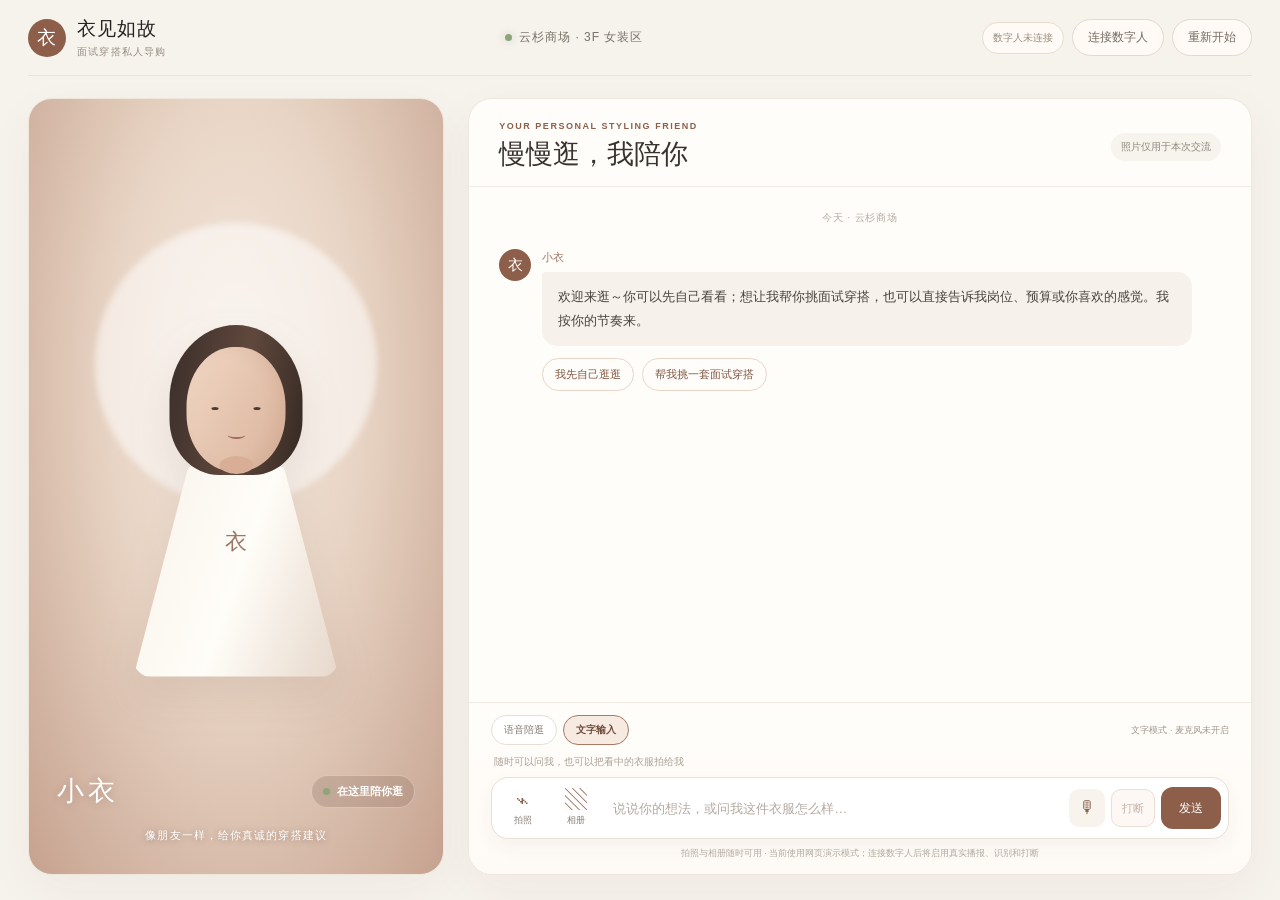
<file: prototype/index.html>
<!doctype html>
<html lang="zh-CN">
  <head>
    <meta charset="UTF-8" />
    <meta name="viewport" content="width=device-width, initial-scale=1.0" />
    <meta name="theme-color" content="#f7f4ee" />
    <title>衣见如故 · 面试穿搭私人导购</title>
    <link rel="stylesheet" href="styles.css" />
    <link rel="stylesheet" href="chat.css" />
    <style>
      .text-interrupt-button{height:38px;border:1px solid #d9b5a2;border-radius:10px;background:#fbf0e8;padding:0 10px;color:#805541;font-size:11px;cursor:pointer}
      .text-interrupt-button:hover{background:#f3ded0}
      .text-interrupt-button:disabled{opacity:.45;cursor:not-allowed}
    </style>
  </head>
  <body>
    <main class="chat-app">
      <header class="chat-topbar">
        <a class="chat-brand" href="#" aria-label="衣见如故首页"><span class="brand-symbol">衣</span><span>衣见如故<small>面试穿搭私人导购</small></span></a>
        <div class="chat-store"><i></i>云杉商场 · 3F 女装区</div>
        <div class="chat-topbar-actions">
          <span class="sdk-chip" id="sdkStatus">数字人未连接</span>
          <button class="chat-reset" id="sdkSetupButton" type="button">连接数字人</button>
          <button class="chat-reset" id="resetButton" type="button">重新开始</button>
        </div>
      </header>

      <section class="chat-layout">
        <aside class="avatar-stage" id="avatarStage" aria-label="数字人小衣">
          <div class="avatar-glow"></div>
          <div class="avatar-person" id="avatarFallback"><span class="avatar-hair"></span><span class="avatar-face"><i></i><b></b><em></em></span><span class="avatar-body"></span></div>
          <div class="real-avatar" id="agent-avatar" aria-label="真实数字人"></div>
          <div class="avatar-caption"><strong>小衣</strong><span><i></i><b id="avatarStatus">在这里陪你逛</b></span></div>
          <div class="stage-note">像朋友一样，给你真诚的穿搭建议</div>
        </aside>

        <section class="conversation-panel">
          <div class="conversation-heading"><div><div class="eyebrow">YOUR PERSONAL STYLING FRIEND</div><h1>慢慢逛，我陪你</h1></div><span class="privacy-chip">照片仅用于本次交流</span></div>
          <div class="chat-scroll" id="chatScroll" aria-live="polite">
            <div class="chat-date">今天 · 云杉商场</div>
            <article class="message assistant-message"><div class="message-avatar">衣</div><div class="message-content"><span class="message-name">小衣</span><p>欢迎来逛～你可以先自己看看；想让我帮你挑面试穿搭，也可以直接告诉我岗位、预算或你喜欢的感觉。我按你的节奏来。</p><div class="suggestion-row"><button class="suggestion-chip" data-message="我先自己逛逛">我先自己逛逛</button><button class="suggestion-chip" data-message="我下周有面试，帮我看看">帮我挑一套面试穿搭</button></div></div></article>
          </div>
          <div class="composer-wrap">
            <div class="mode-row" role="tablist" aria-label="选择交流方式">
              <button class="mode-tab" id="voiceModeButton" type="button" role="tab" aria-selected="false">语音陪逛</button>
              <button class="mode-tab active" id="textModeButton" type="button" role="tab" aria-selected="true">文字输入</button>
              <span class="mode-status" id="modeStatus">文字模式 · 麦克风未开启</span>
            </div>
            <div class="composer-hint" id="composerHint">随时可以问我，也可以把看中的衣服拍给我</div>
            <div class="photo-draft" id="photoDraft" hidden>
              <img id="photoPreview" alt="待发送照片预览" />
              <div class="photo-draft-copy">
                <strong>照片还没有发送</strong>
                <span>选图后先预览，不会自动上传。你可以附上文字发送，也可以只发照片；单独发图不会触发回复，之后再说话或打字提问。</span>
              </div>
              <button class="photo-draft-remove" id="removePhotoButton" type="button" aria-label="移除待发送照片" title="移除照片">×</button>
              <button class="photo-draft-send" id="sendPhotoOnlyButton" type="button" title="发送照片，不触发自动回复">只发照片</button>
            </div>
            <div class="composer" role="group" aria-label="发送消息或图片">
              <input type="file" id="cameraInput" accept="image/*" capture="environment" />
              <input type="file" id="albumInput" accept="image/*" />
              <button class="media-button camera-action" id="cameraButton" type="button" title="拍照" aria-label="拍照"><span class="camera-glyph">⌁</span><small>拍照</small></button>
              <button class="media-button album-action" id="albumButton" type="button" title="从相册选择" aria-label="从相册选择"><span class="album-glyph">▧</span><small>相册</small></button>
              <div class="text-controls" id="textControls">
                <input class="message-input" id="messageInput" placeholder="说说你的想法，或问我这件衣服怎么样…" autocomplete="off" />
                <button class="dictation-button" id="dictationButton" type="button" title="语音转文字" aria-label="语音转文字">🎙</button>
                <button class="text-interrupt-button" id="textInterruptButton" type="button" title="打断数字人播报" aria-label="打断数字人播报" disabled>打断</button>
                <button class="send-button" id="sendButton" type="button" aria-label="发送">发送</button>
              </div>
              <div class="voice-controls" id="voiceControls" hidden>
                <span class="listening-pulse" aria-hidden="true"><i></i><i></i><i></i></span>
                <span class="voice-prompt" id="voicePrompt">语音陪逛演示 · 语音功能尚未接入</span>
                <button class="interrupt-button" id="interruptButton" type="button">模拟插话</button>
              </div>
            </div>
            <div class="demo-disclaimer" id="demoDisclaimer">拍照与相册随时可用 · 当前使用网页演示模式；连接数字人后将启用真实播报、识别和打断</div>
          </div>
        </section>
      </section>
    </main>
    <dialog class="sdk-dialog" id="sdkDialog">
      <form method="dialog" class="sdk-dialog-card" id="sdkForm">
        <button class="sdk-dialog-close" value="cancel" aria-label="关闭">×</button>
        <div class="eyebrow">REAL AVATAR CONNECTION</div>
        <h2>连接魔珐数字人</h2>
        <p>只在当前页面内使用凭证，不会写入项目文件。连接成功后，左侧示意形象会替换为真实数字人。</p>
        <label>App ID<input id="sdkAppId" autocomplete="off" placeholder="从魔珐星云应用中心复制" /></label>
        <label>App Secret<input id="sdkAppSecret" type="password" autocomplete="off" placeholder="不要提交到代码仓库" /></label>
        <div class="sdk-dialog-actions"><button class="chat-reset" value="cancel">稍后连接</button><button class="sdk-connect" id="sdkConnectButton" value="default">初始化</button></div>
        <div class="sdk-dialog-message" id="sdkDialogMessage"></div>
      </form>
    </dialog>
    <script src="https://media.xingyun3d.com/xingyun3d/general/litesdk/xmovAvatar_e2e@latest.js"></script>
    <script src="app.js"></script>
  </body>
</html>
</file>
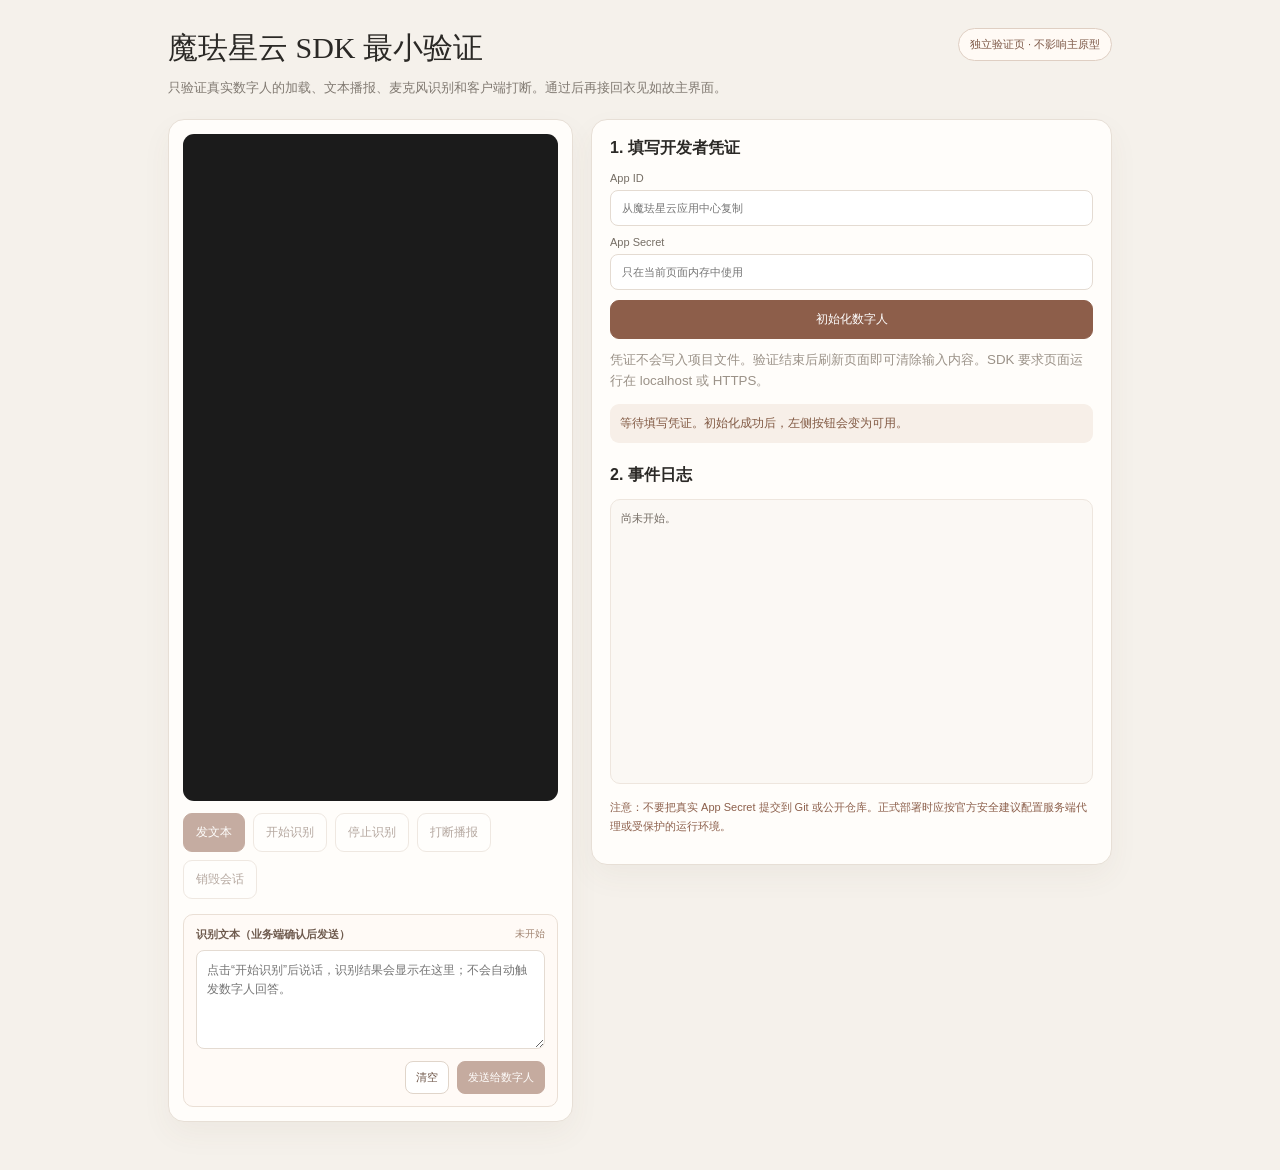
<file: prototype/sdk-smoke-test.html>
<!doctype html>
<html lang="zh-CN">
  <head>
    <meta charset="UTF-8" />
    <meta name="viewport" content="width=device-width, initial-scale=1.0" />
    <title>魔珐星云 SDK 最小验证</title>
    <style>
      :root{font-family:Inter,"Microsoft YaHei",sans-serif;color:#2b2926;background:#f5f1eb}
      *{box-sizing:border-box}body{margin:0}.page{max-width:980px;margin:0 auto;padding:28px 18px 48px}.header{display:flex;justify-content:space-between;gap:18px;align-items:flex-start;margin-bottom:20px}.header h1{margin:0;font:400 30px Georgia,"Songti SC",serif}.header p{margin:8px 0 0;color:#817a72;font-size:13px;line-height:1.7}.badge{border:1px solid #dfcfc3;border-radius:99px;padding:8px 11px;color:#7d5847;background:#fffaf5;font-size:11px;white-space:nowrap}.layout{display:grid;grid-template-columns:minmax(260px,405px) 1fr;gap:18px;align-items:start}.card{border:1px solid #e7dfd6;border-radius:16px;background:#fffdfa;box-shadow:0 12px 30px #5b49380d}.avatar-card{padding:14px}.avatar{width:100%;aspect-ratio:9/16;min-height:430px;overflow:hidden;border-radius:11px;background:#1b1b1b}.toolbar{display:flex;flex-wrap:wrap;gap:8px;margin-top:12px}.toolbar button,.form button{border:1px solid #e0d5ca;border-radius:9px;padding:10px 12px;background:#fff;color:#6e5648;font-size:12px;cursor:pointer}.toolbar button.primary,.form button.primary{border-color:#8d5e4a;background:#8d5e4a;color:#fff}.toolbar button:disabled{cursor:not-allowed;opacity:.5}.panel{padding:18px}.panel h2{margin:0 0 13px;font-size:16px;font-weight:600}.form{display:grid;gap:10px}.form label{display:grid;gap:6px;color:#766e65;font-size:11px}.form input{width:100%;border:1px solid #e4dbd2;border-radius:8px;padding:11px;background:#fff;color:#332f2b;font:inherit}.form small{color:#9b9288;line-height:1.6}.log{height:285px;overflow:auto;border:1px solid #eee6de;border-radius:10px;padding:10px;background:#fbf8f4;color:#726a62;font:11px/1.7 ui-monospace,Consolas,monospace;white-space:pre-wrap}.status{margin-top:12px;padding:10px;border-radius:9px;background:#f7efe8;color:#815943;font-size:12px;line-height:1.6}.warning{margin-top:14px;color:#8c5f4b;font-size:11px;line-height:1.7}@media(max-width:720px){.page{padding:18px 12px 34px}.header{display:block}.badge{display:inline-block;margin-top:12px}.layout{grid-template-columns:1fr}.avatar{min-height:0}.panel{padding:15px}}
      .transcript-box{margin-top:15px;padding:12px;border:1px solid #eadfd5;border-radius:10px;background:#fffaf6}.transcript-title{display:flex;justify-content:space-between;gap:8px;align-items:center;color:#6e5a4d;font-size:11px}.transcript-title span{color:#a08370;font-size:10px}.transcript-box textarea{width:100%;margin-top:8px;resize:vertical;border:1px solid #e4dbd2;border-radius:8px;padding:10px;background:#fff;color:#332f2b;font:12px/1.6 "Microsoft YaHei",sans-serif}.transcript-actions{display:flex;justify-content:flex-end;gap:8px;margin-top:8px}.transcript-actions button{border:1px solid #e0d5ca;border-radius:8px;padding:8px 10px;background:#fff;color:#6e5648;font-size:11px;cursor:pointer}.transcript-actions button.primary{border-color:#8d5e4a;background:#8d5e4a;color:#fff}.transcript-actions button:disabled{opacity:.5;cursor:not-allowed}
    </style>
  </head>
  <body>
    <main class="page">
      <header class="header">
        <div><h1>魔珐星云 SDK 最小验证</h1><p>只验证真实数字人的加载、文本播报、麦克风识别和客户端打断。通过后再接回衣见如故主界面。</p></div>
        <span class="badge">独立验证页 · 不影响主原型</span>
      </header>
      <section class="layout">
        <div class="card avatar-card">
          <div class="avatar" id="agent-avatar"></div>
          <div class="toolbar">
            <button id="ask-btn" class="primary" disabled>发文本</button>
            <button id="start-asr-btn" disabled>开始识别</button>
            <button id="stop-asr-btn" disabled>停止识别</button>
            <button id="interrupt-btn" disabled>打断播报</button>
            <button id="destroy-btn" disabled>销毁会话</button>
          </div>
          <div class="transcript-box">
            <div class="transcript-title"><strong>识别文本（业务端确认后发送）</strong><span id="asr-state">未开始</span></div>
            <textarea id="transcript" rows="4" placeholder="点击“开始识别”后说话，识别结果会显示在这里；不会自动触发数字人回答。"></textarea>
            <div class="transcript-actions"><button id="clear-transcript-btn" type="button">清空</button><button id="send-transcript-btn" class="primary" type="button" disabled>发送给数字人</button></div>
          </div>
        </div>
        <div class="card panel">
          <h2>1. 填写开发者凭证</h2>
          <div class="form">
            <label>App ID<input id="app-id" autocomplete="off" placeholder="从魔珐星云应用中心复制" /></label>
            <label>App Secret<input id="app-secret" type="password" autocomplete="off" placeholder="只在当前页面内存中使用" /></label>
            <button id="init-btn" class="primary">初始化数字人</button>
            <small>凭证不会写入项目文件。验证结束后刷新页面即可清除输入内容。SDK 要求页面运行在 localhost 或 HTTPS。</small>
          </div>
          <div class="status" id="status">等待填写凭证。初始化成功后，左侧按钮会变为可用。</div>
          <h2 style="margin-top:22px">2. 事件日志</h2>
          <pre class="log" id="log">尚未开始。</pre>
          <p class="warning">注意：不要把真实 App Secret 提交到 Git 或公开仓库。正式部署时应按官方安全建议配置服务端代理或受保护的运行环境。</p>
        </div>
      </section>
    </main>
    <script src="https://media.xingyun3d.com/xingyun3d/general/litesdk/xmovAvatar_e2e@latest.js"></script>
    <script src="sdk-smoke-test.js"></script>
  </body>
</html>
</file>
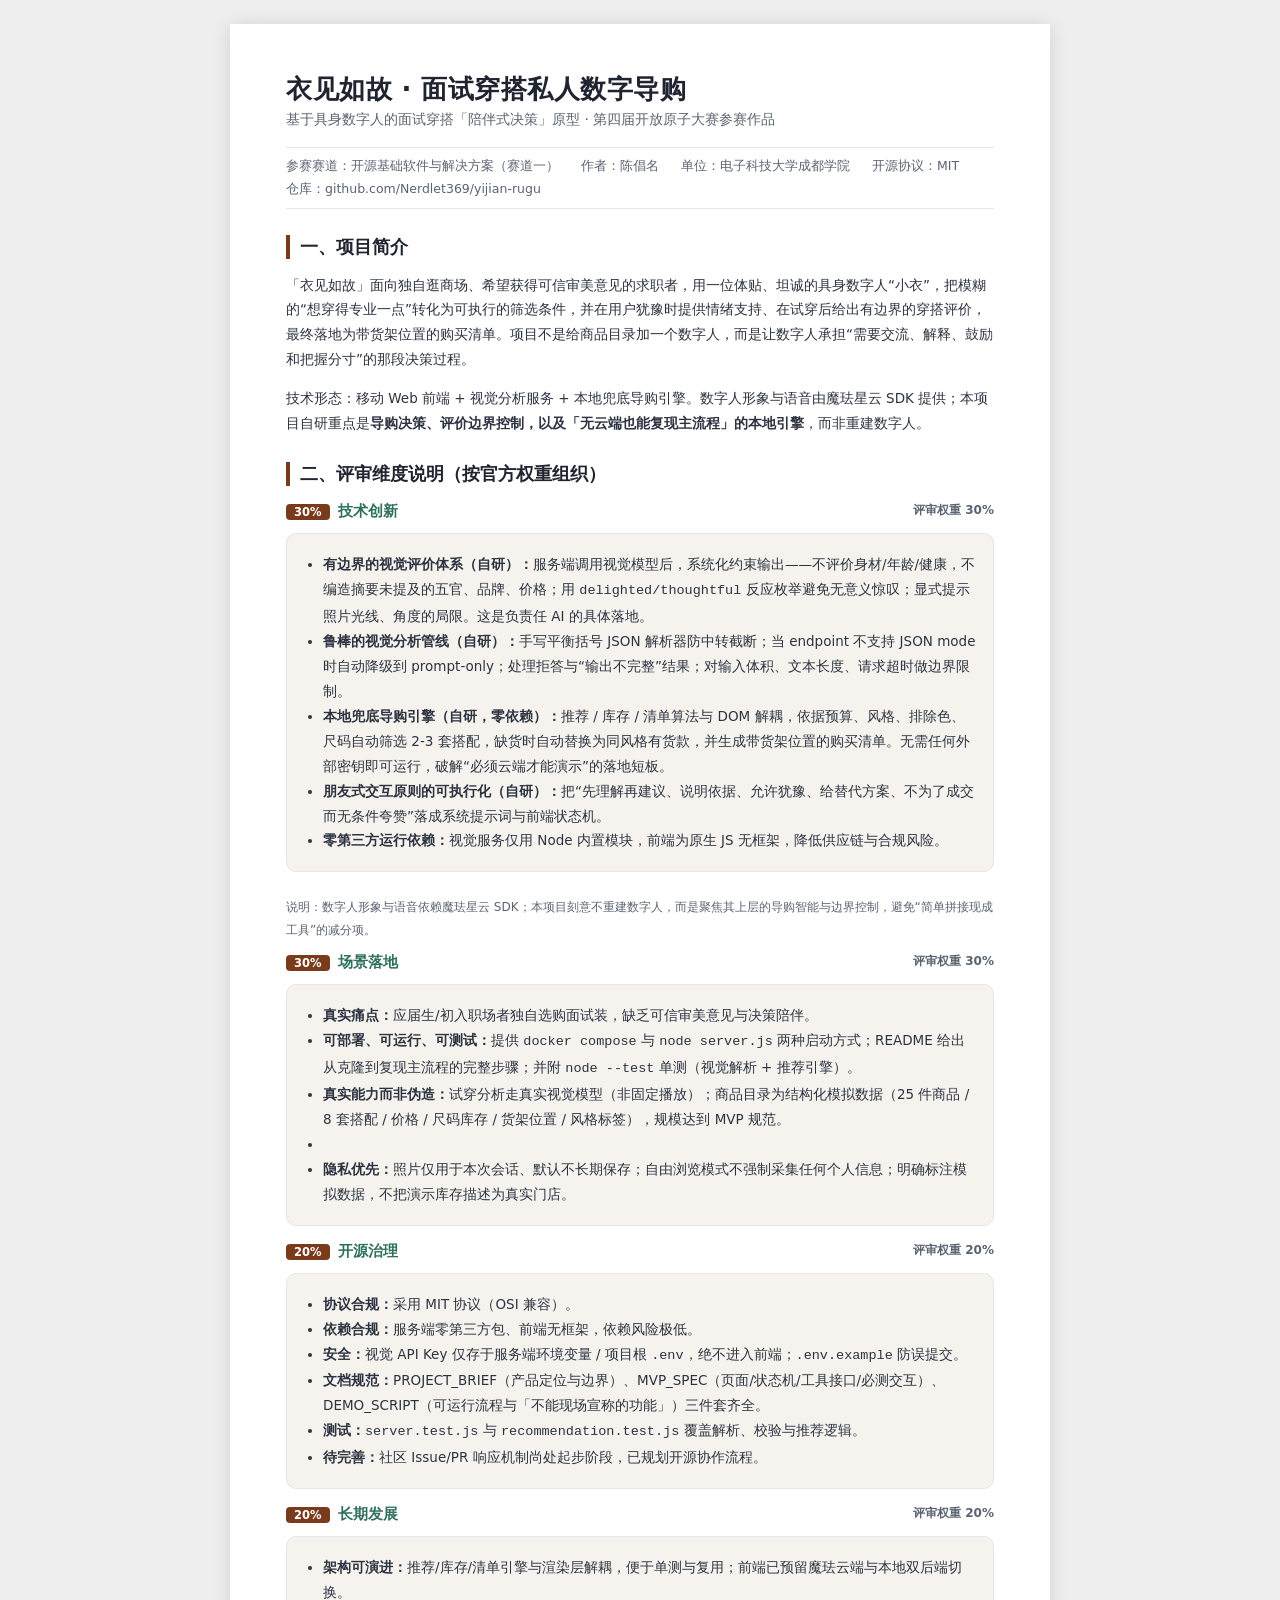
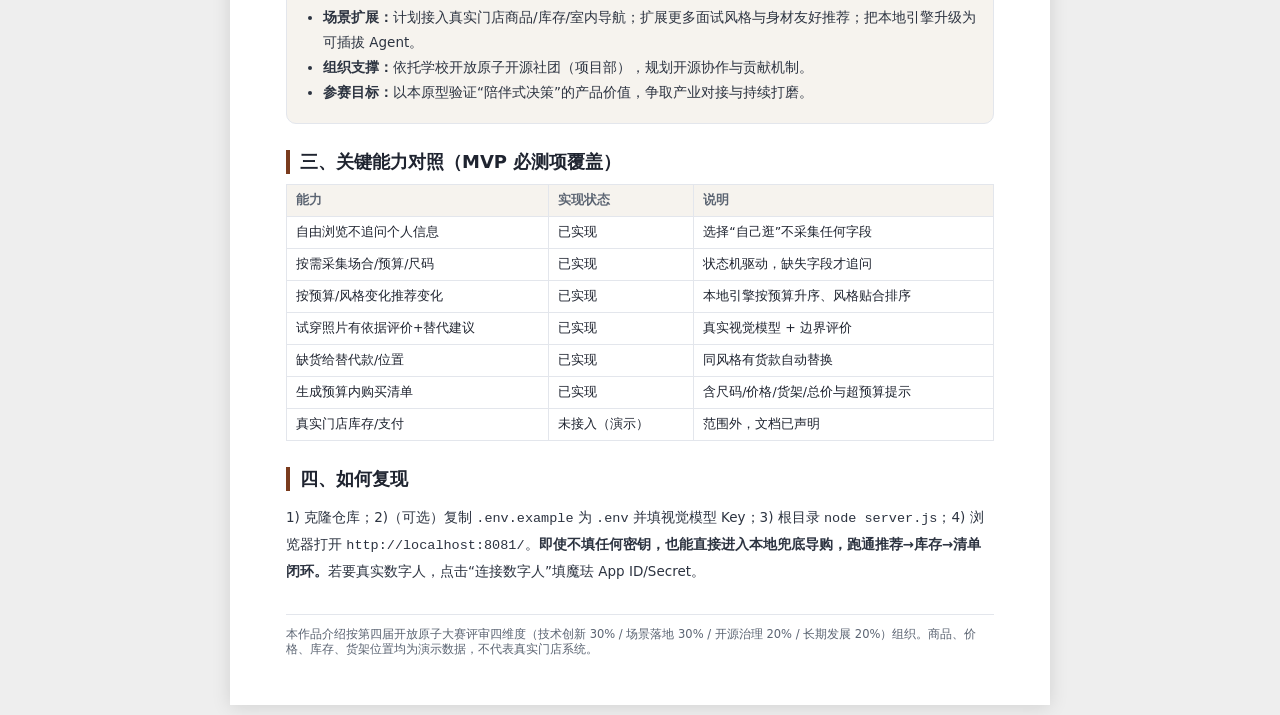
<file: prototype/作品介绍_衣见如故_评审版.html>
<!doctype html>
<html lang="zh-CN">
<head>
<meta charset="UTF-8" />
<title>衣见如故 · 作品介绍（评审版）</title>
<style>
  :root{ --ink:#1f2430; --sub:#5b6472; --line:#e3e6ec; --accent:#7a3b1d; --accent2:#2f6f5e; --soft:#f6f3ee; }
  *{box-sizing:border-box}
  body{ font-family:"PingFang SC","Microsoft YaHei",system-ui,sans-serif; color:var(--ink); margin:0; background:#eee; }
  .page{ max-width:820px; margin:24px auto; background:#fff; padding:48px 56px; box-shadow:0 2px 18px rgba(0,0,0,.12); }
  h1{ font-size:26px; margin:0 0 4px; letter-spacing:.5px }
  .tagline{ color:var(--sub); font-size:14px; margin-bottom:18px }
  .meta{ font-size:12.5px; color:var(--sub); border-top:1px solid var(--line); border-bottom:1px solid var(--line); padding:10px 0; margin-bottom:22px; display:flex; flex-wrap:wrap; gap:6px 22px }
  h2{ font-size:18px; margin:26px 0 10px; padding-left:10px; border-left:4px solid var(--accent); }
  h3{ font-size:14.5px; margin:16px 0 6px; color:var(--accent2) }
  p,li{ font-size:13.5px; line-height:1.85; color:#2c3340 }
  ul{ margin:6px 0 6px 0; padding-left:20px }
  .weight{ display:inline-block; font-size:11.5px; font-weight:700; color:#fff; background:var(--accent); border-radius:4px; padding:1px 8px; margin-right:8px; vertical-align:middle }
  .card{ background:var(--soft); border:1px solid var(--line); border-radius:10px; padding:12px 16px; margin:12px 0 }
  .score{ float:right; font-size:12px; color:var(--sub) }
  .table{ width:100%; border-collapse:collapse; font-size:12.5px; margin:8px 0 }
  .table th,.table td{ border:1px solid var(--line); padding:7px 9px; text-align:left; vertical-align:top }
  .table th{ background:var(--soft); color:var(--sub); font-weight:600 }
  .foot{ margin-top:30px; border-top:1px solid var(--line); padding-top:12px; font-size:11.5px; color:var(--sub) }
  @media print{ body{background:#fff} .page{box-shadow:none; margin:0; max-width:none; padding:24px 28px} }
</style>
</head>
<body>
<div class="page">
  <h1>衣见如故 · 面试穿搭私人数字导购</h1>
  <div class="tagline">基于具身数字人的面试穿搭「陪伴式决策」原型 · 第四届开放原子大赛参赛作品</div>
  <div class="meta">
    <span>参赛赛道：开源基础软件与解决方案（赛道一）</span>
    <span>作者：陈倡名</span>
    <span>单位：电子科技大学成都学院</span>
    <span>开源协议：MIT</span>
    <span>仓库：github.com/Nerdlet369/yijian-rugu</span>
  </div>

  <h2>一、项目简介</h2>
  <p>「衣见如故」面向独自逛商场、希望获得可信审美意见的求职者，用一位体贴、坦诚的具身数字人“小衣”，把模糊的“想穿得专业一点”转化为可执行的筛选条件，并在用户犹豫时提供情绪支持、在试穿后给出有边界的穿搭评价，最终落地为带货架位置的购买清单。项目不是给商品目录加一个数字人，而是让数字人承担“需要交流、解释、鼓励和把握分寸”的那段决策过程。</p>
  <p>技术形态：移动 Web 前端 + 视觉分析服务 + 本地兜底导购引擎。数字人形象与语音由魔珐星云 SDK 提供；本项目自研重点是<strong>导购决策、评价边界控制，以及「无云端也能复现主流程」的本地引擎</strong>，而非重建数字人。</p>

  <h2>二、评审维度说明（按官方权重组织）</h2>

  <h3><span class="weight">30%</span>技术创新<span class="score">评审权重 30%</span></h3>
  <div class="card">
    <ul>
      <li><strong>有边界的视觉评价体系（自研）：</strong>服务端调用视觉模型后，系统化约束输出——不评价身材/年龄/健康，不编造摘要未提及的五官、品牌、价格；用 <code>delighted/thoughtful</code> 反应枚举避免无意义惊叹；显式提示照片光线、角度的局限。这是负责任 AI 的具体落地。</li>
      <li><strong>鲁棒的视觉分析管线（自研）：</strong>手写平衡括号 JSON 解析器防中转截断；当 endpoint 不支持 JSON mode 时自动降级到 prompt-only；处理拒答与“输出不完整”结果；对输入体积、文本长度、请求超时做边界限制。</li>
      <li><strong>本地兜底导购引擎（自研，零依赖）：</strong>推荐 / 库存 / 清单算法与 DOM 解耦，依据预算、风格、排除色、尺码自动筛选 2-3 套搭配，缺货时自动替换为同风格有货款，并生成带货架位置的购买清单。无需任何外部密钥即可运行，破解“必须云端才能演示”的落地短板。</li>
      <li><strong>朋友式交互原则的可执行化（自研）：</strong>把“先理解再建议、说明依据、允许犹豫、给替代方案、不为了成交而无条件夸赞”落成系统提示词与前端状态机。</li>
      <li><strong>零第三方运行依赖：</strong>视觉服务仅用 Node 内置模块，前端为原生 JS 无框架，降低供应链与合规风险。</li>
    </ul>
  </div>
  <p class="score">说明：数字人形象与语音依赖魔珐星云 SDK；本项目刻意不重建数字人，而是聚焦其上层的导购智能与边界控制，避免“简单拼接现成工具”的减分项。</p>

  <h3><span class="weight">30%</span>场景落地<span class="score">评审权重 30%</span></h3>
  <div class="card">
    <ul>
      <li><strong>真实痛点：</strong>应届生/初入职场者独自选购面试装，缺乏可信审美意见与决策陪伴。</li>
      <li><strong>可部署、可运行、可测试：</strong>提供 <code>docker compose</code> 与 <code>node server.js</code> 两种启动方式；README 给出从克隆到复现主流程的完整步骤；并附 <code>node --test</code> 单测（视觉解析 + 推荐引擎）。</li>
      <li><strong>真实能力而非伪造：</strong>试穿分析走真实视觉模型（非固定播放）；商品目录为结构化模拟数据（25 件商品 / 8 套搭配 / 价格 / 尺码库存 / 货架位置 / 风格标签），规模达到 MVP 规范。</li>
      <li><li><strong>隐私优先：</strong>照片仅用于本次会话、默认不长期保存；自由浏览模式不强制采集任何个人信息；明确标注模拟数据，不把演示库存描述为真实门店。</li>
    </ul>
  </div>

  <h3><span class="weight">20%</span>开源治理<span class="score">评审权重 20%</span></h3>
  <div class="card">
    <ul>
      <li><strong>协议合规：</strong>采用 MIT 协议（OSI 兼容）。</li>
      <li><strong>依赖合规：</strong>服务端零第三方包、前端无框架，依赖风险极低。</li>
      <li><strong>安全：</strong>视觉 API Key 仅存于服务端环境变量 / 项目根 <code>.env</code>，绝不进入前端；<code>.env.example</code> 防误提交。</li>
      <li><strong>文档规范：</strong>PROJECT_BRIEF（产品定位与边界）、MVP_SPEC（页面/状态机/工具接口/必测交互）、DEMO_SCRIPT（可运行流程与「不能现场宣称的功能」）三件套齐全。</li>
      <li><strong>测试：</strong><code>server.test.js</code> 与 <code>recommendation.test.js</code> 覆盖解析、校验与推荐逻辑。</li>
      <li><strong>待完善：</strong>社区 Issue/PR 响应机制尚处起步阶段，已规划开源协作流程。</li>
    </ul>
  </div>

  <h3><span class="weight">20%</span>长期发展<span class="score">评审权重 20%</span></h3>
  <div class="card">
    <ul>
      <li><strong>架构可演进：</strong>推荐/库存/清单引擎与渲染层解耦，便于单测与复用；前端已预留魔珐云端与本地双后端切换。</li>
      <li><strong>场景扩展：</strong>计划接入真实门店商品/库存/室内导航；扩展更多面试风格与身材友好推荐；把本地引擎升级为可插拔 Agent。</li>
      <li><strong>组织支撑：</strong>依托学校开放原子开源社团（项目部），规划开源协作与贡献机制。</li>
      <li><strong>参赛目标：</strong>以本原型验证“陪伴式决策”的产品价值，争取产业对接与持续打磨。</li>
    </ul>
  </div>

  <h2>三、关键能力对照（MVP 必测项覆盖）</h2>
  <table class="table">
    <tr><th>能力</th><th>实现状态</th><th>说明</th></tr>
    <tr><td>自由浏览不追问个人信息</td><td>已实现</td><td>选择“自己逛”不采集任何字段</td></tr>
    <tr><td>按需采集场合/预算/尺码</td><td>已实现</td><td>状态机驱动，缺失字段才追问</td></tr>
    <tr><td>按预算/风格变化推荐变化</td><td>已实现</td><td>本地引擎按预算升序、风格贴合排序</td></tr>
    <tr><td>试穿照片有依据评价+替代建议</td><td>已实现</td><td>真实视觉模型 + 边界评价</td></tr>
    <tr><td>缺货给替代款/位置</td><td>已实现</td><td>同风格有货款自动替换</td></tr>
    <tr><td>生成预算内购买清单</td><td>已实现</td><td>含尺码/价格/货架/总价与超预算提示</td></tr>
    <tr><td>真实门店库存/支付</td><td>未接入（演示）</td><td>范围外，文档已声明</td></tr>
  </table>

  <h2>四、如何复现</h2>
  <p>1) 克隆仓库；2)（可选）复制 <code>.env.example</code> 为 <code>.env</code> 并填视觉模型 Key；3) 根目录 <code>node server.js</code>；4) 浏览器打开 <code>http://localhost:8081/</code>。<strong>即使不填任何密钥，也能直接进入本地兜底导购，跑通推荐→库存→清单闭环。</strong>若要真实数字人，点击“连接数字人”填魔珐 App ID/Secret。</p>

  <div class="foot">
    本作品介绍按第四届开放原子大赛评审四维度（技术创新 30% / 场景落地 30% / 开源治理 20% / 长期发展 20%）组织。商品、价格、库存、货架位置均为演示数据，不代表真实门店系统。
  </div>
</div>
</body>
</html>
</file>
<file: prototype/styles.css>
:root{--ink:#242321;--muted:#7d7972;--line:#e9e4dc;--cream:#f7f4ee;--paper:#fffdf9;--accent:#8d5e4a;--accent-dark:#6c4436;--blue:#647b89;--shadow:0 18px 50px rgba(55,39,25,.09)}*{box-sizing:border-box}body{margin:0;background:linear-gradient(135deg,#efe8dd,#f8f6f1 45%,#ece5dc);color:var(--ink);font-family:Inter,"PingFang SC","Microsoft YaHei",sans-serif}.app-shell{max-width:1440px;min-height:100vh;margin:auto;padding:20px}.topbar{height:58px;display:flex;align-items:center;justify-content:space-between;padding:0 6px}.brand-mark{font-family:Georgia,serif;font-size:25px;letter-spacing:.08em}.store-label{font-size:12px;color:var(--muted);letter-spacing:.15em}.ghost-button,.text-button{border:0;background:none;color:var(--muted);cursor:pointer}.workspace{position:relative;display:grid;grid-template-columns:300px 1fr;min-height:calc(100vh - 98px);background:rgba(255,253,249,.86);border:1px solid rgba(255,255,255,.7);box-shadow:var(--shadow);border-radius:24px;overflow:hidden}.avatar-panel{background:radial-gradient(circle at 50% 18%,#ebd6c8,#c7a18d 34%,#8a6455 90%);color:#fff;padding:52px 34px;display:flex;flex-direction:column;align-items:center;text-align:center}.avatar-orb{width:132px;height:132px;border-radius:50%;display:grid;place-items:center;margin:10px 0 20px;background:linear-gradient(150deg,#f4e6dc,#a76e58);box-shadow:inset 0 2px 20px #fff8,0 10px 30px #51372d55;border:8px solid #f4e5da88}.avatar-orb span{font-family:Georgia,serif;font-size:58px;color:#fff8}.avatar-name{font-size:22px;font-weight:600;letter-spacing:.18em}.avatar-role{font-size:12px;opacity:.78;margin-top:8px}.avatar-status{display:flex;gap:7px;align-items:center;margin-top:24px;font-size:12px;opacity:.9}.avatar-status i{width:7px;height:7px;border-radius:50%;background:#c8e3b7;box-shadow:0 0 12px #d7f5c8}.speech-bubble{margin-top:32px;background:#ffffff1d;border:1px solid #ffffff3d;border-radius:16px;padding:16px;line-height:1.75;font-size:13px;text-align:left}.voice-wave{height:32px;margin-top:auto;display:flex;align-items:center;gap:4px}.voice-wave b{width:3px;height:9px;border-radius:4px;background:#fff8;animation:wave 1.2s infinite ease-in-out}.voice-wave b:nth-child(2),.voice-wave b:nth-child(6){animation-delay:.12s}.voice-wave b:nth-child(3),.voice-wave b:nth-child(5){animation-delay:.24s}.voice-wave b:nth-child(4){height:21px;animation-delay:.36s}@keyframes wave{50%{height:24px;opacity:1}100%{height:9px;opacity:.55}}.content-panel{position:relative;padding:30px 48px 40px;overflow:hidden}.progress-row{display:flex;align-items:center;max-width:730px;margin:0 auto 38px;color:#b3aca2;font-size:11px}.progress-step{display:flex;align-items:center;gap:7px;white-space:nowrap}.progress-step span{display:grid;place-items:center;width:22px;height:22px;border:1px solid #d7d0c6;border-radius:50%;font-size:10px}.progress-step.active{color:var(--accent)}.progress-step.active span{background:var(--accent);color:white;border-color:var(--accent)}.progress-line{height:1px;background:var(--line);flex:1;margin:0 12px}.view{display:none;max-width:920px;margin:auto;animation:fade .35s ease}.view.active{display:block}@keyframes fade{from{opacity:0;transform:translateY(6px)}to{opacity:1;transform:none}}.eyebrow{font-size:10px;letter-spacing:.2em;color:var(--accent);font-weight:700}.view h1{font-family:Georgia,serif;font-size:50px;line-height:1.1;font-weight:400;margin:16px 0}.view h2{font-family:Georgia,serif;font-size:33px;font-weight:400;margin:8px 0 10px}.lead{max-width:560px;color:var(--muted);line-height:1.9;font-size:15px}.choice-grid{display:grid;grid-template-columns:1fr 1fr;gap:18px;margin-top:40px}.choice-card{background:var(--paper);border:1px solid var(--line);border-radius:18px;padding:26px;text-align:left;cursor:pointer;transition:.2s}.choice-card:hover,.choice-card.featured{border-color:#b9947e;box-shadow:0 8px 25px #8d5e4a18;transform:translateY(-2px)}.choice-card.featured{background:#fbf1e9}.choice-icon{display:block;font-size:24px;color:var(--accent);margin-bottom:20px}.choice-card strong{display:block;font-size:17px}.choice-card small{display:block;color:var(--muted);line-height:1.7;margin-top:10px}.privacy-note,.muted,.size-hint{color:var(--muted);font-size:12px;line-height:1.7}.privacy-note{margin-top:28px}.view-heading{display:flex;align-items:flex-start;justify-content:space-between;gap:20px;margin-bottom:26px}.primary-button,.secondary-button{border:0;border-radius:10px;padding:13px 19px;font-weight:600;cursor:pointer;transition:.2s}.primary-button{background:var(--accent);color:white;box-shadow:0 8px 18px #8d5e4a27}.primary-button:hover{background:var(--accent-dark);transform:translateY(-1px)}.primary-button.small{padding:10px 14px;font-size:12px}.primary-button.full{width:100%;margin-top:10px}.secondary-button{border:1px solid var(--line);background:#fff;color:var(--ink)}.secondary-button:hover{border-color:var(--accent);color:var(--accent)}.filter-row,.chip-row{display:flex;flex-wrap:wrap;gap:8px}.filter{border:0;background:none;color:var(--muted);cursor:pointer;padding:7px 0;margin-right:18px}.filter.active{color:var(--accent);font-weight:700;border-bottom:2px solid var(--accent)}.product-grid,.outfit-grid{display:grid;grid-template-columns:repeat(3,1fr);gap:16px;margin-top:22px}.product-card{background:#fff;border:1px solid var(--line);border-radius:14px;overflow:hidden;cursor:pointer;transition:.2s}.product-card:hover{transform:translateY(-3px);box-shadow:0 10px 28px #39271a12}.product-image{height:180px;display:grid;place-items:center;font-family:Georgia,serif;font-size:40px;color:#fff}.product-meta{padding:14px}.product-name{font-weight:600}.product-detail{display:flex;justify-content:space-between;align-items:center;margin-top:9px;font-size:13px}.price{font-weight:700;color:var(--accent)}.tag{color:var(--muted);font-size:11px}.form-card,.list-card{background:#fff;border:1px solid var(--line);border-radius:18px;padding:25px}.form-row{display:flex;flex-direction:column;gap:9px;margin-bottom:20px}.form-row.two{display:grid;grid-template-columns:1.4fr .8fr;gap:16px}.form-row.three{display:grid;grid-template-columns:1fr 1fr 1fr;gap:16px}label{font-size:12px;color:var(--muted)}input,select{width:100%;margin-top:7px;background:#fffdf9;border:1px solid var(--line);border-radius:8px;padding:12px;color:var(--ink);font:inherit}em{font-style:normal;color:var(--muted);font-size:12px}.chip{border:1px solid var(--line);background:#fff;border-radius:999px;padding:8px 12px;font-size:12px;color:var(--muted);cursor:pointer}.chip.selected{background:#f3e4da;border-color:#d4ad98;color:var(--accent-dark)}.outfit-card{border:1px solid var(--line);border-radius:15px;overflow:hidden;background:#fff}.outfit-card.recommended{border:2px solid #b5836a}.outfit-hero{height:185px;display:grid;place-items:center;color:#fff;font-family:Georgia,serif;font-size:18px}.outfit-body{padding:15px}.outfit-body h3{font-size:15px;margin:0 0 8px}.outfit-body p{color:var(--muted);font-size:12px;line-height:1.7;margin:0}.outfit-price{display:flex;justify-content:space-between;margin-top:16px;font-size:13px}.bottom-actions{display:flex;justify-content:flex-end;gap:10px;margin-top:24px}.tryon-layout{display:grid;grid-template-columns:310px 1fr;gap:20px}.upload-card{border:1px dashed #cdbeb1;border-radius:16px;background:#fff9f4;min-height:310px;display:flex;flex-direction:column;align-items:center;justify-content:center;text-align:center;position:relative;overflow:hidden}.upload-card input{position:absolute;inset:0;opacity:0;cursor:pointer}.upload-icon{font-size:32px;color:var(--accent);margin-bottom:10px}.upload-card small{margin-top:8px;color:var(--muted)}.upload-card img{display:none;max-width:100%;max-height:310px;object-fit:cover}.review-card{border:1px solid var(--line);border-radius:16px;background:#fff;padding:25px;line-height:1.8}.review-placeholder{color:var(--muted);font-size:13px}.review-result h3{margin-top:0;font-family:Georgia,serif;font-size:24px;font-weight:400}.review-result p{font-size:13px;color:var(--muted)}.review-result .quote{background:#fbf1e9;border-left:3px solid var(--accent);padding:14px 16px;color:var(--ink);font-size:14px}.list-row{display:grid;grid-template-columns:1fr 90px 90px 100px;gap:12px;align-items:center;padding:15px 0;border-bottom:1px solid var(--line);font-size:13px}.list-row:last-child{border-bottom:0}.list-row small{display:block;color:var(--muted);margin-top:5px}.list-total{display:flex;justify-content:flex-end;gap:25px;font-weight:700;margin-top:18px}.product-drawer{position:absolute;inset:auto 28px 28px auto;width:min(470px,calc(100% - 56px));background:#fffdf9;border:1px solid var(--line);border-radius:18px;box-shadow:0 18px 50px #3d2c1e25;padding:25px;transform:translateY(20px);opacity:0;pointer-events:none;transition:.25s;z-index:5}.product-drawer.open{transform:none;opacity:1;pointer-events:auto}.drawer-close{position:absolute;right:15px;top:10px;background:none;border:0;font-size:25px;color:var(--muted);cursor:pointer}.drawer-content h3{font-family:Georgia,serif;font-size:26px;font-weight:400}.drawer-swatch{height:90px;border-radius:12px;margin:12px 0}.drawer-content p{font-size:13px;color:var(--muted);line-height:1.8}.drawer-actions{display:flex;gap:10px;margin-top:18px}@media(max-width:820px){.app-shell{padding:0}.topbar{padding:12px 18px}.store-label{display:none}.workspace{display:block;border-radius:0;min-height:100vh}.avatar-panel{padding:28px 22px 24px;min-height:280px}.avatar-orb{width:82px;height:82px;margin:0 0 10px}.avatar-orb span{font-size:35px}.avatar-role{margin-top:4px}.speech-bubble{margin-top:17px;padding:11px}.voice-wave{display:none}.content-panel{padding:25px 18px 35px}.progress-row{font-size:9px;margin-bottom:28px}.progress-line{margin:0 5px}.progress-step{gap:3px}.progress-step span{width:18px;height:18px}.view h1{font-size:38px}.view h2{font-size:27px}.choice-grid,.product-grid,.outfit-grid,.tryon-layout{grid-template-columns:1fr}.form-row.two,.form-row.three{grid-template-columns:1fr;gap:0}.product-grid{grid-template-columns:repeat(2,1fr)}.product-image{height:135px}.bottom-actions{flex-wrap:wrap}.bottom-actions>*{flex:1}.list-row{grid-template-columns:1fr 65px 70px}.list-row .location{display:none}}
:root{--ink:#242321;--muted:#7d7972;--line:#e9e4dc;--cream:#f7f4ee;--paper:#fffdf9;--accent:#8d5e4a;--accent-dark:#6c4436;--blue:#647b89;--shadow:0 18px 50px rgba(55,39,25,.09)}*{box-sizing:border-box}body{margin:0;background:linear-gradient(135deg,#efe8dd,#f8f6f1 45%,#ece5dc);color:var(--ink);font-family:Inter,"PingFang SC","Microsoft YaHei",sans-serif}.app-shell{max-width:1440px;min-height:100vh;margin:auto;padding:20px}.topbar{height:58px;display:flex;align-items:center;justify-content:space-between;padding:0 6px}.brand-mark{font-family:Georgia,serif;font-size:25px;letter-spacing:.08em}.store-label{font-size:12px;color:var(--muted);letter-spacing:.15em}.ghost-button,.text-button{border:0;background:none;color:var(--muted);cursor:pointer}.workspace{position:relative;display:grid;grid-template-columns:300px 1fr;min-height:calc(100vh - 98px);background:rgba(255,253,249,.86);border:1px solid rgba(255,255,255,.7);box-shadow:var(--shadow);border-radius:24px;overflow:hidden}.avatar-panel{background:radial-gradient(circle at 50% 18%,#ebd6c8,#c7a18d 34%,#8a6455 90%);color:#fff;padding:52px 34px;display:flex;flex-direction:column;align-items:center;text-align:center}.avatar-orb{width:132px;height:132px;border-radius:50%;display:grid;place-items:center;margin:10px 0 20px;background:linear-gradient(150deg,#f4e6dc,#a76e58);box-shadow:inset 0 2px 20px #fff8,0 10px 30px #51372d55;border:8px solid #f4e5da88}.avatar-orb span{font-family:Georgia,serif;font-size:58px;color:#fff8}.avatar-name{font-size:22px;font-weight:600;letter-spacing:.18em}.avatar-role{font-size:12px;opacity:.78;margin-top:8px}.avatar-status{display:flex;gap:7px;align-items:center;margin-top:24px;font-size:12px;opacity:.9}.avatar-status i{width:7px;height:7px;border-radius:50%;background:#c8e3b7;box-shadow:0 0 12px #d7f5c8}.speech-bubble{margin-top:32px;background:#ffffff1d;border:1px solid #ffffff3d;border-radius:16px;padding:16px;line-height:1.75;font-size:13px;text-align:left}.voice-wave{height:32px;margin-top:auto;display:flex;align-items:center;gap:4px}.voice-wave b{width:3px;height:9px;border-radius:4px;background:#fff8;animation:wave 1.2s infinite ease-in-out}.voice-wave b:nth-child(2),.voice-wave b:nth-child(6){animation-delay:.12s}.voice-wave b:nth-child(3),.voice-wave b:nth-child(5){animation-delay:.24s}.voice-wave b:nth-child(4){height:21px;animation-delay:.36s}@keyframes wave{50%{height:24px;opacity:1}100%{height:9px;opacity:.55}}.content-panel{position:relative;padding:30px 48px 40px;overflow:hidden}.progress-row{display:flex;align-items:center;max-width:730px;margin:0 auto 38px;color:#b3aca2;font-size:11px}.progress-step{display:flex;align-items:center;gap:7px;white-space:nowrap}.progress-step span{display:grid;place-items:center;width:22px;height:22px;border:1px solid #d7d0c6;border-radius:50%;font-size:10px}.progress-step.active{color:var(--accent)}.progress-step.active span{background:var(--accent);color:white;border-color:var(--accent)}.progress-line{height:1px;background:var(--line);flex:1;margin:0 12px}.view{display:none;max-width:920px;margin:auto;animation:fade .35s ease}.view.active{display:block}@keyframes fade{from{opacity:0;transform:translateY(6px)}to{opacity:1;transform:none}}.eyebrow{font-size:10px;letter-spacing:.2em;color:var(--accent);font-weight:700}.view h1{font-family:Georgia,serif;font-size:50px;line-height:1.1;font-weight:400;margin:16px 0}.view h2{font-family:Georgia,serif;font-size:33px;font-weight:400;margin:8px 0 10px}.lead{max-width:560px;color:var(--muted);line-height:1.9;font-size:15px}.choice-grid{display:grid;grid-template-columns:1fr 1fr;gap:18px;margin-top:40px}.choice-card{background:var(--paper);border:1px solid var(--line);border-radius:18px;padding:26px;text-align:left;cursor:pointer;transition:.2s}.choice-card:hover,.choice-card.featured{border-color:#b9947e;box-shadow:0 8px 25px #8d5e4a18;transform:translateY(-2px)}.choice-card.featured{background:#fbf1e9}.choice-icon{display:block;font-size:24px;color:var(--accent);margin-bottom:20px}.choice-card strong{display:block;font-size:17px}.choice-card small{display:block;color:var(--muted);line-height:1.7;margin-top:10px}.privacy-note,.muted,.size-hint{color:var(--muted);font-size:12px;line-height:1.7}.privacy-note{margin-top:28px}.view-heading{display:flex;align-items:flex-start;justify-content:space-between;gap:20px;margin-bottom:26px}.primary-button,.secondary-button{border:0;border-radius:10px;padding:13px 19px;font-weight:600;cursor:pointer;transition:.2s}.primary-button{background:var(--accent);color:white;box-shadow:0 8px 18px #8d5e4a27}.primary-button:hover{background:var(--accent-dark);transform:translateY(-1px)}.primary-button.small{padding:10px 14px;font-size:12px}.primary-button.full{width:100%;margin-top:10px}.secondary-button{border:1px solid var(--line);background:#fff;color:var(--ink)}.secondary-button:hover{border-color:var(--accent);color:var(--accent)}.filter-row,.chip-row{display:flex;flex-wrap:wrap;gap:8px}.filter{border:0;background:none;color:var(--muted);cursor:pointer;padding:7px 0;margin-right:18px}.filter.active{color:var(--accent);font-weight:700;border-bottom:2px solid var(--accent)}.product-grid,.outfit-grid{display:grid;grid-template-columns:repeat(3,1fr);gap:16px;margin-top:22px}.product-card{background:#fff;border:1px solid var(--line);border-radius:14px;overflow:hidden;cursor:pointer;transition:.2s}.product-card:hover{transform:translateY(-3px);box-shadow:0 10px 28px #39271a12}.product-image{height:180px;display:grid;place-items:center;font-family:Georgia,serif;font-size:40px;color:#fff}.product-meta{padding:14px}.product-name{font-weight:600}.product-detail{display:flex;justify-content:space-between;align-items:center;margin-top:9px;font-size:13px}.price{font-weight:700;color:var(--accent)}.tag{color:var(--muted);font-size:11px}.form-card,.list-card{background:#fff;border:1px solid var(--line);border-radius:18px;padding:25px}.form-row{display:flex;flex-direction:column;gap:9px;margin-bottom:20px}.form-row.two{display:grid;grid-template-columns:1.4fr .8fr;gap:16px}.form-row.three{display:grid;grid-template-columns:1fr 1fr 1fr;gap:16px}label{font-size:12px;color:var(--muted)}input,select{width:100%;margin-top:7px;background:#fffdf9;border:1px solid var(--line);border-radius:8px;padding:12px;color:var(--ink);font:inherit}em{font-style:normal;color:var(--muted);font-size:12px}.chip{border:1px solid var(--line);background:#fff;border-radius:999px;padding:8px 12px;font-size:12px;color:var(--muted);cursor:pointer}.chip.selected{background:#f3e4da;border-color:#d4ad98;color:var(--accent-dark)}.outfit-card{border:1px solid var(--line);border-radius:15px;overflow:hidden;background:#fff}.outfit-card.recommended{border:2px solid #b5836a}.outfit-hero{height:185px;display:grid;place-items:center;color:#fff;font-family:Georgia,serif;font-size:18px}.outfit-body{padding:15px}.outfit-body h3{font-size:15px;margin:0 0 8px}.outfit-body p{color:var(--muted);font-size:12px;line-height:1.7;margin:0}.outfit-price{display:flex;justify-content:space-between;margin-top:16px;font-size:13px}.bottom-actions{display:flex;justify-content:flex-end;gap:10px;margin-top:24px}.tryon-layout{display:grid;grid-template-columns:310px 1fr;gap:20px}.upload-card{border:1px dashed #cdbeb1;border-radius:16px;background:#fff9f4;min-height:310px;display:flex;flex-direction:column;align-items:center;justify-content:center;text-align:center;position:relative;overflow:hidden}.upload-card input{position:absolute;inset:0;opacity:0;cursor:pointer}.upload-icon{font-size:32px;color:var(--accent);margin-bottom:10px}.upload-card small{margin-top:8px;color:var(--muted)}.upload-card img{display:none;max-width:100%;max-height:310px;object-fit:cover}.review-card{border:1px solid var(--line);border-radius:16px;background:#fff;padding:25px;line-height:1.8}.review-placeholder{color:var(--muted);font-size:13px}.review-result h3{margin-top:0;font-family:Georgia,serif;font-size:24px;font-weight:400}.review-result p{font-size:13px;color:var(--muted)}.review-result .quote{background:#fbf1e9;border-left:3px solid var(--accent);padding:14px 16px;color:var(--ink);font-size:14px}.list-row{display:grid;grid-template-columns:1fr 90px 90px 100px;gap:12px;align-items:center;padding:15px 0;border-bottom:1px solid var(--line);font-size:13px}.list-row:last-child{border-bottom:0}.list-row small{display:block;color:var(--muted);margin-top:5px}.list-total{display:flex;justify-content:flex-end;gap:25px;font-weight:700;margin-top:18px}.product-drawer{position:absolute;inset:auto 28px 28px auto;width:min(470px,calc(100% - 56px));background:#fffdf9;border:1px solid var(--line);border-radius:18px;box-shadow:0 18px 50px #3d2c1e25;padding:25px;transform:translateY(20px);opacity:0;pointer-events:none;transition:.25s;z-index:5}.product-drawer.open{transform:none;opacity:1;pointer-events:auto}.drawer-close{position:absolute;right:15px;top:10px;background:none;border:0;font-size:25px;color:var(--muted);cursor:pointer}.drawer-content h3{font-family:Georgia,serif;font-size:26px;font-weight:400}.drawer-swatch{height:90px;border-radius:12px;margin:12px 0}.drawer-content p{font-size:13px;color:var(--muted);line-height:1.8}.drawer-actions{display:flex;gap:10px;margin-top:18px}@media(max-width:820px){.app-shell{padding:0}.topbar{padding:12px 18px}.store-label{display:none}.workspace{display:block;border-radius:0;min-height:100vh}.avatar-panel{padding:28px 22px 24px;min-height:280px}.avatar-orb{width:82px;height:82px;margin:0 0 10px}.avatar-orb span{font-size:35px}.avatar-role{margin-top:4px}.speech-bubble{margin-top:17px;padding:11px}.voice-wave{display:none}.content-panel{padding:25px 18px 35px}.progress-row{font-size:9px;margin-bottom:28px}.progress-line{margin:0 5px}.progress-step{gap:3px}.progress-step span{width:18px;height:18px}.view h1{font-size:38px}.view h2{font-size:27px}.choice-grid,.product-grid,.outfit-grid,.tryon-layout{grid-template-columns:1fr}.form-row.two,.form-row.three{grid-template-columns:1fr;gap:0}.product-grid{grid-template-columns:repeat(2,1fr)}.product-image{height:135px}.bottom-actions{flex-wrap:wrap}.bottom-actions>*{flex:1}.list-row{grid-template-columns:1fr 65px 70px}.list-row .location{display:none}}
.store-browse-layout{display:grid;grid-template-columns:310px 1fr;gap:18px;margin-top:28px}.browse-camera-card{min-height:300px;border:1px dashed #cdbeb1;border-radius:16px;background:#fff9f4;display:flex;flex-direction:column;align-items:center;justify-content:center;text-align:center;position:relative;overflow:hidden}.browse-camera-card input{position:absolute;inset:0;opacity:0;cursor:pointer}.browse-camera-card .camera-icon{font-size:43px;color:var(--accent);margin-bottom:12px}.browse-camera-card strong{font-size:16px}.browse-camera-card small{color:var(--muted);margin-top:8px}.browse-camera-card img{display:none;max-width:100%;max-height:300px;object-fit:cover}.browse-help-card{border:1px solid var(--line);border-radius:16px;background:#fff;padding:24px}.question-list{display:grid;gap:10px;margin:16px 0}.question-list button{border:1px solid var(--line);border-radius:10px;background:#fffdf9;text-align:left;padding:13px;color:var(--ink);cursor:pointer}.question-list button:hover{border-color:#c49a83;color:var(--accent-dark)}.browse-result{border-top:1px solid var(--line);padding-top:18px;color:var(--muted);font-size:13px;line-height:1.8}.browse-result strong{color:var(--ink)}.conversation-prompt{background:#fbf1e9;border:1px solid #edd7c9;border-radius:13px;padding:16px;margin-bottom:20px}.conversation-prompt p{font-size:13px;line-height:1.75;margin:8px 0 12px;color:#6c5b52}.conversation-prompt textarea{resize:vertical;margin-top:0}.outfit-image{height:205px;position:relative;display:grid;place-items:center;overflow:hidden}.outfit-image svg{width:100%;height:100%;filter:drop-shadow(0 12px 10px #1c1a1a33)}.outfit-image span{position:absolute;left:14px;bottom:12px;color:#fff;font-size:13px;text-shadow:0 1px 4px #0008}.location-button{margin-top:15px;width:100%;border:1px solid #dfc1b1;background:#fff8f3;border-radius:9px;padding:10px;color:var(--accent-dark);font-size:12px;cursor:pointer}.location-button:hover{background:#f4e0d4}.location-panel{display:none;background:#fbf1e9;border:1px solid #edd7c9;border-radius:15px;padding:18px;margin-top:20px;line-height:1.7}.location-panel.visible{display:block}.route-list{display:grid;gap:8px;margin-top:12px}.route-row{display:flex;align-items:flex-start;gap:10px;background:#fffaf6;border-radius:10px;padding:10px}.route-dot{width:22px;height:22px;display:grid;place-items:center;border-radius:50%;background:var(--accent);color:#fff;font-size:11px;flex:0 0 auto}.route-row strong{display:block;font-size:12px}.route-row small{display:block;color:var(--muted);font-size:11px;margin-top:3px}@media(max-width:820px){.store-browse-layout{grid-template-columns:1fr}.outfit-image{height:190px}}
.store-map{height:138px;background:#f4ece3;border:1px solid #ead9ca;border-radius:12px;margin:12px 0;position:relative;overflow:hidden}.store-map:before,.store-map:after{content:"";position:absolute;background:#fff8f3;border:1px solid #dfcdbd}.store-map:before{width:72%;height:24px;left:14%;top:54px;box-shadow:0 -42px 0 #fff8f3,0 42px 0 #fff8f3}.store-map:after{width:24px;height:72%;left:49%;top:14%;box-shadow:-110px 0 0 #fff8f3,110px 0 0 #fff8f3}.map-node{position:absolute;z-index:2;background:var(--accent);color:#fff;font-size:10px;padding:5px 7px;border-radius:7px}.n1{left:12px;top:20px}.n2{right:18px;top:58px}.n3{left:16px;bottom:18px}.you-are-here{position:absolute;z-index:3;right:13px;top:14px;color:var(--accent-dark);font-size:10px;font-weight:700}.map-route{position:absolute;z-index:2;height:2px;background:#b5836a;transform-origin:left center}.r1{width:190px;left:70px;top:42px;transform:rotate(17deg)}.r2{width:180px;left:78px;top:105px;transform:rotate(-17deg)}
.global-interaction{display:flex;align-items:center;gap:8px;max-width:920px;margin:-18px auto 25px;padding:8px;background:#fffdf9;border:1px solid var(--line);border-radius:14px;box-shadow:0 8px 24px #3d2c1e0c;position:relative;z-index:3}.global-interaction input[type=file]{display:none}.camera-button,.send-button{border:0;border-radius:9px;cursor:pointer}.camera-button{width:38px;height:38px;background:#f3e4da;color:var(--accent);font-size:22px}.send-button{padding:10px 15px;background:var(--accent);color:#fff;font-size:12px}.global-message{flex:1!important;width:auto!important;margin:0!important;border:0!important;background:transparent!important;outline:0;font-size:13px}.global-message::placeholder{color:#aaa19a}.outfit-image{height:205px;position:relative;display:grid;place-items:center;overflow:hidden}.outfit-image svg{width:100%;height:100%;filter:drop-shadow(0 12px 10px #1c1a1a33)}.outfit-image span{position:absolute;left:14px;bottom:12px;color:#fff;font-size:13px;text-shadow:0 1px 4px #0008}.location-button{margin-top:15px;width:100%;border:1px solid #dfc1b1;background:#fff8f3;border-radius:9px;padding:10px;color:var(--accent-dark);font-size:12px;cursor:pointer}.location-button:hover{background:#f4e0d4}.location-panel{display:none;background:#fbf1e9;border:1px solid #edd7c9;border-radius:15px;padding:18px;margin-top:20px;line-height:1.7}.location-panel.visible{display:block}.route-list{display:grid;gap:8px;margin-top:12px}.route-row{display:flex;align-items:flex-start;gap:10px;background:#fffaf6;border-radius:10px;padding:10px}.route-dot{width:22px;height:22px;display:grid;place-items:center;border-radius:50%;background:var(--accent);color:#fff;font-size:11px;flex:0 0 auto}.route-row strong{display:block;font-size:12px}.route-row small{display:block;color:var(--muted);font-size:11px;margin-top:3px}.store-map{height:138px;background:#f4ece3;border:1px solid #ead9ca;border-radius:12px;margin:12px 0;position:relative;overflow:hidden}.store-map:before,.store-map:after{content:"";position:absolute;background:#fff8f3;border:1px solid #dfcdbd}.store-map:before{width:72%;height:24px;left:14%;top:54px;box-shadow:0 -42px 0 #fff8f3,0 42px 0 #fff8f3}.store-map:after{width:24px;height:72%;left:49%;top:14%;box-shadow:-110px 0 0 #fff8f3,110px 0 0 #fff8f3}.map-node{position:absolute;z-index:2;background:var(--accent);color:#fff;font-size:10px;padding:5px 7px;border-radius:7px}.n1{left:12px;top:20px}.n2{right:18px;top:58px}.n3{left:16px;bottom:18px}.you-are-here{position:absolute;z-index:3;right:13px;top:14px;color:var(--accent-dark);font-size:10px;font-weight:700}.map-route{position:absolute;z-index:2;height:2px;background:#b5836a;transform-origin:left center}.r1{width:190px;left:70px;top:42px;transform:rotate(17deg)}.r2{width:180px;left:78px;top:105px;transform:rotate(-17deg)}.store-browse-layout{display:grid;grid-template-columns:310px 1fr;gap:18px;margin-top:28px}.browse-camera-card{min-height:300px;border:1px dashed #cdbeb1;border-radius:16px;background:#fff9f4;display:flex;flex-direction:column;align-items:center;justify-content:center;text-align:center;position:relative;overflow:hidden}.browse-camera-card input{position:absolute;inset:0;opacity:0;cursor:pointer}.browse-camera-card .camera-icon{font-size:43px;color:var(--accent);margin-bottom:12px}.browse-camera-card strong{font-size:16px}.browse-camera-card small{color:var(--muted);margin-top:8px}.browse-camera-card img{display:none;max-width:100%;max-height:300px;object-fit:cover}.browse-help-card{border:1px solid var(--line);border-radius:16px;background:#fff;padding:24px}.question-list{display:grid;gap:10px;margin:16px 0}.question-list button{border:1px solid var(--line);border-radius:10px;background:#fffdf9;text-align:left;padding:13px;color:var(--ink);cursor:pointer}.question-list button:hover{border-color:#c49a83;color:var(--accent-dark)}.browse-result{border-top:1px solid var(--line);padding-top:18px;color:var(--muted);font-size:13px;line-height:1.8}.browse-result strong{color:var(--ink)}.conversation-prompt{background:#fbf1e9;border:1px solid #edd7c9;border-radius:13px;padding:16px;margin-bottom:20px}.conversation-prompt p{font-size:13px;line-height:1.75;margin:8px 0 12px;color:#6c5b52}.conversation-prompt textarea{resize:vertical;margin-top:0}@media(max-width:820px){.global-interaction{margin:-8px 0 20px}.store-browse-layout{grid-template-columns:1fr}.outfit-image{height:190px}.global-message{font-size:12px}.send-button{padding:10px 11px}}
.album-button{border:1px solid var(--line);background:#fff8f3;color:var(--accent-dark);border-radius:9px;padding:10px 11px;font-size:11px;cursor:pointer;white-space:nowrap}.album-button:hover{border-color:#c49a83}.browse-upload-actions,.tryon-upload-actions{display:flex;gap:8px;margin-top:16px;position:relative;z-index:2}.browse-upload-actions button,.tryon-upload-actions button{border:1px solid #dfc1b1;background:#fff8f3;color:var(--accent-dark);border-radius:8px;padding:9px 11px;font-size:11px;cursor:pointer}.browse-upload-actions button:hover,.tryon-upload-actions button:hover{background:#f4e0d4}.browse-camera-card #browseAlbumInput,.upload-card #tryonAlbumInput{display:none}
</file>
<file: prototype/chat.css>
/* Conversation-first mobile shopping assistant prototype */
body{background:#f6f2ec;color:#292722}
.chat-app{max-width:1440px;min-height:100vh;margin:auto;padding:0 28px 24px}
.chat-topbar{height:76px;display:flex;align-items:center;justify-content:space-between;border-bottom:1px solid #e9e2d8}
.chat-brand{display:flex;align-items:center;gap:11px;text-decoration:none;color:var(--ink);font-family:Georgia,"Songti SC",serif;font-size:19px;letter-spacing:.06em}
.chat-brand small{display:block;margin-top:3px;color:#958d82;font:10px Inter,"Microsoft YaHei",sans-serif;letter-spacing:.12em}
.brand-symbol{display:grid;place-items:center;width:38px;height:38px;border-radius:50%;background:#8d5e4a;color:white;font-size:19px}
.chat-store{font-size:12px;color:#787268;letter-spacing:.08em}.chat-store i,.avatar-caption span i{display:inline-block;width:7px;height:7px;margin-right:7px;border-radius:50%;background:#8da47d;box-shadow:0 0 8px #8da47d66}
.chat-topbar-actions{display:flex;align-items:center;gap:8px}.chat-reset{border:1px solid #e3d9cf;border-radius:999px;padding:9px 15px;background:#fffaf5;color:#746d64;font-size:12px;cursor:pointer}.sdk-chip{border:1px solid #e8ddd3;border-radius:999px;padding:8px 10px;background:#fffaf5;color:#9a8d82;font-size:10px}.sdk-chip.connected{border-color:#b9d1ad;background:#f2f8ee;color:#557047}.sdk-chip.busy{border-color:#e0c39e;background:#fff7e9;color:#89643f}
.chat-layout{display:grid;grid-template-columns:minmax(260px,34%) minmax(0,1fr);gap:24px;height:calc(100vh - 101px);min-height:620px;max-height:1000px;padding-top:22px}
.avatar-stage{position:relative;overflow:hidden;display:flex;flex-direction:column;align-items:center;justify-content:center;border:1px solid #eee5db;border-radius:24px;background:radial-gradient(ellipse at 50% 37%,#f4e9df 0,#e8d4c4 43%,#c6a28f 100%);box-shadow:0 16px 50px #5947370b}
.avatar-glow{position:absolute;width:68%;aspect-ratio:1;border-radius:50%;top:16%;background:#fff8;filter:blur(3px)}
.avatar-stage.avatar-reaction-reviewing .avatar-glow{background:#fff9f0;animation:avatar-reviewing 2.6s ease-in-out infinite}
.avatar-stage.avatar-reaction-delighted .avatar-glow{background:#fff1cf;animation:avatar-delighted 1.8s ease-in-out infinite}
.avatar-stage.avatar-reaction-thoughtful .avatar-glow{background:#f5e4d9;animation:avatar-thoughtful 3s ease-in-out infinite}
.avatar-stage.avatar-speaking .avatar-glow{animation:avatar-speaking 1.35s ease-in-out infinite}
.avatar-stage.avatar-reaction-delighted .avatar-face i{height:10px;border-bottom-width:3px}
.avatar-stage.avatar-reaction-thoughtful .avatar-face i{width:15px;border-bottom:0;border-top:2px solid #a46c64}
@keyframes avatar-reviewing{0%,100%{opacity:.58;transform:scale(.94)}50%{opacity:.9;transform:scale(1.02)}}
@keyframes avatar-delighted{0%,100%{opacity:.62;transform:scale(.94)}50%{opacity:1;transform:scale(1.08)}}
@keyframes avatar-thoughtful{0%,100%{opacity:.55;transform:scale(.97)}50%{opacity:.82;transform:scale(1.01)}}
@keyframes avatar-speaking{0%,100%{opacity:.55}50%{opacity:.92}}
.avatar-person{position:relative;width:210px;height:360px;margin-top:20px;filter:drop-shadow(0 20px 20px #75594520)}
.real-avatar{display:block;position:absolute;left:0;right:0;top:0;bottom:0;width:100%;height:100%;min-width:1px;min-height:1px;z-index:4;overflow:hidden;border-radius:24px;opacity:0;pointer-events:none;background:transparent!important}.real-avatar.ready{opacity:1}.real-avatar>*,.real-avatar canvas,.real-avatar video,.real-avatar iframe{position:absolute!important;left:0!important;top:0!important;right:auto!important;bottom:auto!important;display:block!important;width:100%!important;height:100%!important;min-width:100%!important;min-height:100%!important;max-width:none!important;max-height:none!important;object-fit:contain!important;transform:translate(-2%,-7%)!important;background:transparent!important}.avatar-stage.has-real-avatar .avatar-person{display:none}.avatar-stage.has-real-avatar .avatar-glow{opacity:.45}
.avatar-hair{position:absolute;z-index:2;left:50%;top:8px;width:133px;height:150px;transform:translateX(-50%);border-radius:58% 58% 43% 43%;background:linear-gradient(100deg,#392d29,#60483d 53%,#342923)}
.avatar-face{position:absolute;z-index:3;left:50%;top:30px;width:99px;height:124px;transform:translateX(-50%);border-radius:48% 48% 46% 46%;background:linear-gradient(120deg,#f1d7c4,#d9b29a);box-shadow:inset -8px 0 14px #a8765c20}
.avatar-face:before,.avatar-face:after{content:"";position:absolute;top:60px;width:7px;height:3px;border-radius:50%;background:#4d3932}.avatar-face:before{left:25px}.avatar-face:after{right:25px}
.avatar-face i{position:absolute;top:84px;left:50%;width:18px;height:8px;transform:translateX(-50%);border-bottom:2px solid #a46c64;border-radius:50%}
.avatar-face b{position:absolute;left:50%;bottom:-3px;width:34px;height:18px;transform:translateX(-50%);border-radius:50%;background:#d8ae96}
.avatar-body{position:absolute;left:50%;bottom:0;width:205px;height:220px;transform:translateX(-50%);border-radius:100px 100px 18px 18px;background:linear-gradient(110deg,#f8f3ea 0,#fffdf8 52%,#e6d7ca 100%);clip-path:polygon(28% 0,72% 0,100% 100%,0 100%)}
.avatar-body:after{content:"衣";position:absolute;left:50%;top:70px;transform:translateX(-50%);color:#9e7563;font:22px Georgia,serif}
.avatar-caption{position:absolute;left:28px;right:28px;bottom:65px;display:flex;align-items:center;justify-content:space-between;color:#fff}
.avatar-caption strong{font-family:Georgia,"Songti SC",serif;font-size:27px;font-weight:500;letter-spacing:.15em;text-shadow:0 1px 8px #553b2f44}
.avatar-caption span{border:1px solid #ffffff55;border-radius:999px;padding:8px 11px;background:#5d44372c;font-size:11px;backdrop-filter:blur(6px)}
.stage-note{position:absolute;bottom:31px;color:#fff;font-size:11px;letter-spacing:.1em;text-shadow:0 1px 6px #553b2f66}
.conversation-panel{position:relative;display:flex;flex-direction:column;min-width:0;overflow:hidden;border:1px solid #eee7df;border-radius:24px;background:#fffdfa;box-shadow:0 16px 50px #5947370b}
.conversation-heading{display:flex;align-items:center;justify-content:space-between;padding:22px 30px 14px;border-bottom:1px solid #f0ebe5}
.conversation-heading .eyebrow{font-size:9px;letter-spacing:.17em}.conversation-heading h1{margin:5px 0 0;font:400 27px Georgia,"Songti SC",serif;color:#39332d}
.privacy-chip{white-space:nowrap;border-radius:999px;background:#f7f3ed;padding:7px 10px;color:#8f877c;font-size:10px}
.chat-scroll{flex:1;overflow-y:auto;padding:24px 30px 18px;scroll-behavior:smooth}
.chat-date{text-align:center;margin:0 auto 24px;color:#b2aaa0;font-size:10px;letter-spacing:.08em}
.message{display:flex;gap:11px;align-items:flex-start;margin:0 0 23px;animation:fade .22s ease}
.message-avatar{display:grid;place-items:center;flex:0 0 32px;height:32px;border-radius:50%;background:#8d5e4a;color:#fff;font:15px Georgia,serif}
.message-content{max-width:min(700px,90%);min-width:0}.message-name{display:block;margin:1px 0 7px;color:#9b7967;font-size:11px}
.message-text,.assistant-message .message-content>p{margin:0;border-radius:4px 15px 15px 15px;background:#f6f1eb;padding:13px 16px;color:#49443d;font-size:13px;line-height:1.85;white-space:pre-wrap;overflow-wrap:anywhere}
.user-message{justify-content:flex-end}.user-message .message-content{display:flex;flex-direction:column;align-items:flex-end}.user-message .message-text{border-radius:15px 4px 15px 15px;background:#8d5e4a;color:white}
.suggestion-row{display:flex;flex-wrap:wrap;gap:8px;margin-top:12px}
.suggestion-chip,.inline-action{border:1px solid #e7d5c8;border-radius:999px;background:#fffdfa;padding:8px 12px;color:#805541;font-size:11px;cursor:pointer;transition:.18s}
.suggestion-chip:hover,.inline-action:hover{background:#f8ede5;border-color:#c49a83}
.composer-wrap{padding:12px 22px 14px;border-top:1px solid #f0ebe5;background:linear-gradient(#fffdfa,#fffaf5)}
.composer-hint{margin:0 0 8px 3px;color:#aaa196;font-size:10px}
.photo-draft{display:flex;align-items:center;gap:10px;margin:0 0 8px;padding:8px;border:1px solid #ead9cc;border-radius:12px;background:#fff8f2}
.photo-draft[hidden]{display:none}
.photo-draft>img{flex:0 0 48px;width:48px;height:48px;border-radius:7px;object-fit:cover;background:#eee8e0}
.photo-draft-copy{display:grid;flex:1;min-width:0;gap:3px}
.photo-draft-copy strong{color:#57483e;font-size:11px;font-weight:600}
.photo-draft-copy span{color:#91867b;font-size:9px;line-height:1.5}
.photo-draft-remove{flex:0 0 30px;width:30px;height:30px;border:0;border-radius:8px;background:transparent;color:#88796d;font-size:21px;cursor:pointer}
.photo-draft-remove:hover{background:#f2e5db}
.photo-draft-send{flex:0 0 auto;height:34px;border:1px solid #dbc0ad;border-radius:9px;background:#fffdfa;padding:0 10px;color:#805541;font-size:10px;white-space:nowrap;cursor:pointer}
.photo-draft-send:hover{background:#f8ede5}
.composer{display:flex;align-items:center;gap:5px;min-height:62px;padding:6px 7px;border:1px solid #e9e0d7;border-radius:17px;background:#fff;box-shadow:0 8px 20px #5b49380c}
.composer input[type=file]{display:none}
.media-button{display:flex;flex:0 0 48px;flex-direction:column;align-items:center;justify-content:center;gap:2px;width:48px;height:48px;border:0;border-radius:12px;background:transparent;color:#8e6250;cursor:pointer}
.media-button:hover{background:#f8eee7}.media-button small{font-size:9px;color:#877b71}.camera-glyph{height:23px;font-size:24px;line-height:20px}.album-glyph{height:23px;font-size:22px;line-height:22px}
.message-input{min-width:0;flex:1!important;margin:0!important;border:0!important;outline:0;background:transparent!important;padding:12px 8px!important;color:#3f3a34;font-size:13px}.message-input::placeholder{color:#b3aaa1}
.send-button{height:42px;border:0;border-radius:12px;background:#8d5e4a;padding:0 18px;color:white;font-size:12px;cursor:pointer}.send-button:hover{background:#6c4436}
.demo-disclaimer{padding:8px 0 0;text-align:center;color:#b2aaa1;font-size:9px}
.sdk-dialog{width:min(430px,calc(100% - 28px));padding:0;border:0;border-radius:18px;background:transparent;color:#3d3731}.sdk-dialog::backdrop{background:#33251c66;backdrop-filter:blur(2px)}.sdk-dialog-card{position:relative;display:grid;gap:10px;padding:25px;background:#fffdf9;border:1px solid #eadfd5;border-radius:18px;box-shadow:0 20px 70px #3d2c1e33}.sdk-dialog-card h2{margin:0;font:400 27px Georgia,"Songti SC",serif}.sdk-dialog-card p{margin:0 0 5px;color:#8a8076;font-size:12px;line-height:1.7}.sdk-dialog-card label{display:grid;gap:6px;color:#766e65;font-size:11px}.sdk-dialog-card input{width:100%;margin:0;border:1px solid #e4dbd2;border-radius:8px;padding:11px;background:#fff;color:#332f2b;font:inherit}.sdk-dialog-close{position:absolute;right:14px;top:9px;border:0;background:none;color:#9b9288;font-size:24px;cursor:pointer}.sdk-dialog-actions{display:flex;justify-content:flex-end;gap:8px;margin-top:5px}.sdk-connect{border:1px solid #8d5e4a;border-radius:999px;padding:9px 15px;background:#8d5e4a;color:#fff;font-size:12px;cursor:pointer}.sdk-connect:disabled{opacity:.55;cursor:wait}.sdk-dialog-message{min-height:18px;color:#8d5e4a;font-size:11px;line-height:1.6}
.recommendation-block{margin-top:13px;border:1px solid #eee6dd;border-radius:14px;background:#fff;padding:12px}
.recommendation-title{display:flex;justify-content:space-between;align-items:center;margin-bottom:10px;color:#514940;font-size:11px;font-weight:600}.recommendation-title small{font-size:9px;font-weight:400;color:#aaa196}
.chat-product-grid{display:grid;grid-template-columns:repeat(3,minmax(0,1fr));gap:8px}
.chat-product-card{overflow:hidden;border:1px solid #f0ebe5;border-radius:10px;background:#fff}
.chat-product-visual{position:relative;height:112px;overflow:hidden;background:#eee8e0;color:#fff}.chat-product-visual>img,.chat-product-placeholder{width:100%;height:100%;object-fit:cover}.chat-product-placeholder{display:grid;place-items:center;color:#fff9;font-size:9px}.chat-product-visual span{position:absolute;left:6px;bottom:5px;padding:3px 5px;border-radius:5px;background:#0006;font-size:8px}.chat-product-visual i{position:absolute;right:6px;top:5px;color:#fff9;font:italic 10px Georgia,serif}
.chat-product-copy{display:grid;gap:4px;padding:8px}.chat-product-copy strong{overflow:hidden;color:#403a34;font-size:10px;text-overflow:ellipsis;white-space:nowrap}.chat-product-copy span{font-size:9px;color:#986a54}.chat-product-copy small{font-size:8px;color:#9d958b}
.recommendation-actions{display:flex;flex-wrap:wrap;gap:7px;margin-top:10px}.inline-action{padding:7px 10px;font-size:10px}
.mini-route{display:flex;flex-wrap:wrap;align-items:center;gap:8px;margin-top:10px;padding:12px;border:1px solid #ecdfd3;border-radius:10px;background:#fbf6f0;color:#8c624d;font-size:10px}.mini-route span{color:#8b857b}.mini-route b{font-weight:600}.mini-route i{color:#c2a18c;font-style:normal}
.sent-photo{display:block;max-width:min(280px,70vw);max-height:280px;margin-top:8px;border-radius:12px;object-fit:cover}
.mode-row{display:flex;align-items:center;gap:6px;margin:0 0 10px}.mode-tab{border:1px solid #e7ded5;border-radius:999px;background:#fff;padding:7px 12px;color:#82796f;font-size:10px;cursor:pointer}.mode-tab.active{border-color:#a77a64;background:#f6eae1;color:#704b39;font-weight:700}.mode-status{margin-left:auto;color:#9f968b;font-size:9px;text-align:right}.text-controls,.voice-controls{display:flex;align-items:center;gap:6px;min-width:0;flex:1}.text-controls[hidden],.voice-controls[hidden]{display:none}.dictation-button{display:grid;place-items:center;flex:0 0 36px;height:38px;border:0;border-radius:10px;background:#f8f3ed;color:#86614e;font-size:17px;cursor:pointer}.dictation-button:hover,.dictation-button.recording{background:#f2dfd2;color:#8d493d}.dictation-button.recording{animation:mic-pulse 1s infinite}@keyframes mic-pulse{50%{box-shadow:0 0 0 5px #b7654933}}
.voice-controls{justify-content:space-between;padding:0 5px}.listening-pulse{display:flex;align-items:center;gap:3px;height:30px}.listening-pulse i{width:3px;height:8px;border-radius:4px;background:#a46d55;animation:wave 1.1s infinite ease-in-out}.listening-pulse i:nth-child(2){height:17px;animation-delay:.15s}.listening-pulse i:nth-child(3){height:12px;animation-delay:.3s}.voice-prompt{flex:1;color:#82796f;font-size:10px;line-height:1.45}.interrupt-button{border:1px solid #d9b5a2;border-radius:999px;background:#fbf0e8;padding:9px 12px;color:#805541;font-size:10px;white-space:nowrap;cursor:pointer}.interrupt-button:hover{background:#f3ded0}
@media(max-width:800px){.chat-app{padding:0;min-height:100dvh}.chat-topbar{height:58px;padding:0 15px;background:#fbf8f3}.chat-brand{font-size:16px}.brand-symbol{width:32px;height:32px;font-size:16px}.chat-brand small{font-size:8px}.chat-store{display:none}.chat-topbar-actions{gap:4px}.chat-reset{padding:7px 9px;font-size:10px}.sdk-chip{padding:6px 7px;font-size:8px}.chat-layout{display:flex;height:calc(100dvh - 58px);min-height:0;max-height:none;flex-direction:column;gap:0;padding:0}.avatar-stage{flex:0 0 245px;min-height:245px;border:0;border-radius:0 0 20px 20px}.avatar-glow{top:0;width:230px}.avatar-person{position:absolute;bottom:-3px;left:calc(50% - 105px);width:210px;height:280px;margin:0;transform:scale(.86);transform-origin:bottom center}.real-avatar{border-radius:0 0 20px 20px}.avatar-caption{left:18px;right:18px;bottom:20px;z-index:5}.avatar-caption strong{font-size:20px}.avatar-caption span{padding:6px 9px;font-size:9px}.stage-note{display:none}.conversation-panel{flex:1;min-height:0;border:0;border-radius:0;box-shadow:none}.conversation-heading{padding:12px 16px 10px}.conversation-heading h1{font-size:21px}.conversation-heading .eyebrow{font-size:8px}.privacy-chip{padding:6px 8px;font-size:9px}.chat-scroll{padding:16px 14px 10px}.chat-date{margin-bottom:17px}.message{gap:8px;margin-bottom:17px}.message-avatar{flex-basis:28px;height:28px;font-size:13px}.message-content{max-width:calc(100% - 35px)}.message-text,.assistant-message .message-content>p{padding:11px 12px;font-size:12px}.user-message .message-content{max-width:88%}.composer-wrap{padding:8px 10px calc(7px + env(safe-area-inset-bottom))}.mode-row{gap:5px;margin-bottom:7px}.mode-tab{padding:7px 10px;font-size:9px}.mode-status{font-size:8px}.composer-hint{font-size:9px;margin-bottom:5px}.photo-draft{gap:7px;padding:7px}.photo-draft>img{flex-basis:42px;width:42px;height:42px}.photo-draft-copy strong{font-size:10px}.photo-draft-copy span{font-size:8px}.photo-draft-remove{flex-basis:26px;width:26px}.photo-draft-send{height:32px;padding:0 8px;font-size:9px}.composer{min-height:56px;border-radius:15px;padding:4px}.media-button{flex-basis:38px;width:38px;height:44px}.media-button small{font-size:8px}.text-controls,.voice-controls{gap:3px}.message-input{font-size:12px!important;padding:9px 4px!important}.message-input::placeholder{font-size:10px}.dictation-button{flex-basis:30px;height:36px;font-size:15px}.text-interrupt-button{height:36px;padding:0 7px;font-size:9px}.send-button{height:40px;padding:0 11px;font-size:11px}.voice-prompt{font-size:9px}.interrupt-button{padding:8px 9px;font-size:9px}.demo-disclaimer{font-size:8px;padding-top:6px}.chat-product-grid{grid-template-columns:repeat(2,minmax(0,1fr))}.chat-product-visual{height:70px}.chat-product-copy{padding:7px}.chat-product-copy strong{font-size:9px}.chat-product-copy span,.chat-product-copy small{font-size:8px}.recommendation-block{padding:9px}.recommendation-actions{gap:5px}.inline-action{padding:7px 8px;font-size:9px}}
@media(max-width:800px){.real-avatar>*,.real-avatar canvas,.real-avatar video,.real-avatar iframe{transform:translate(0,-5%)!important}}
</file>
